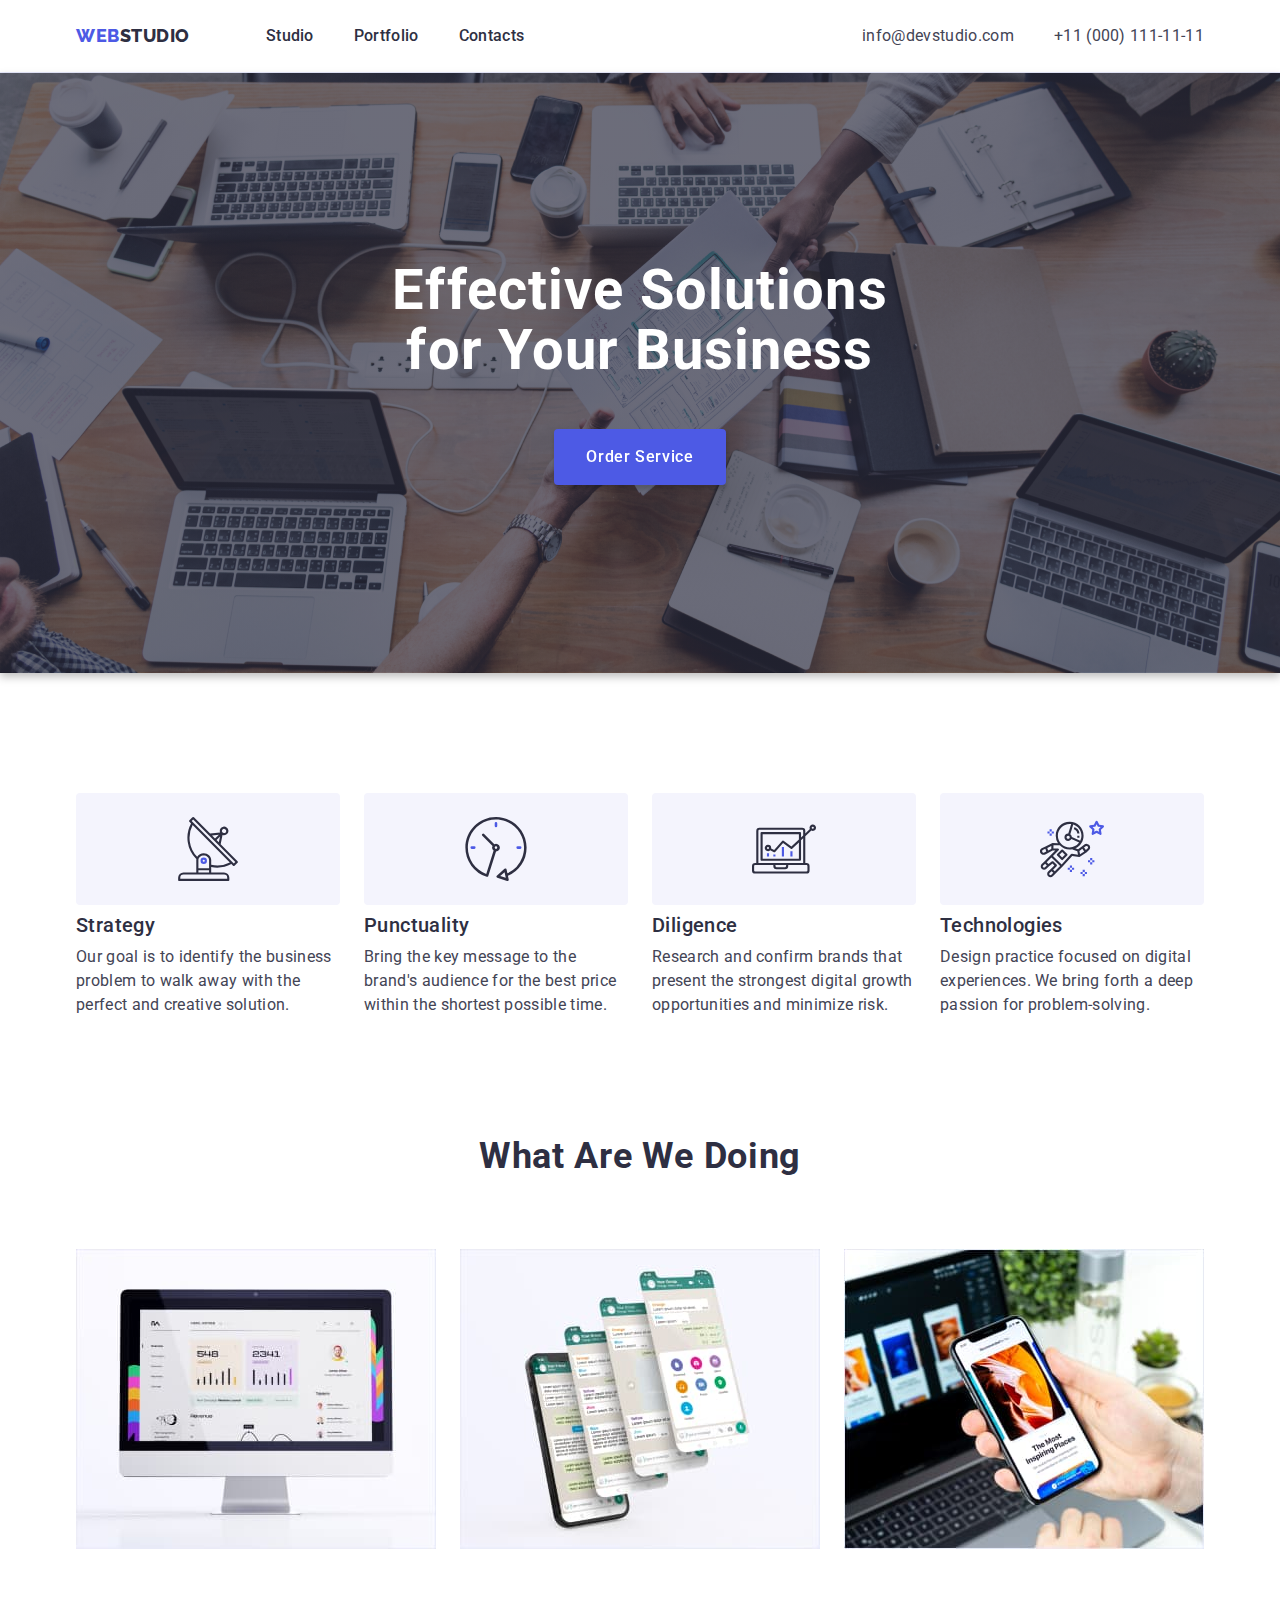
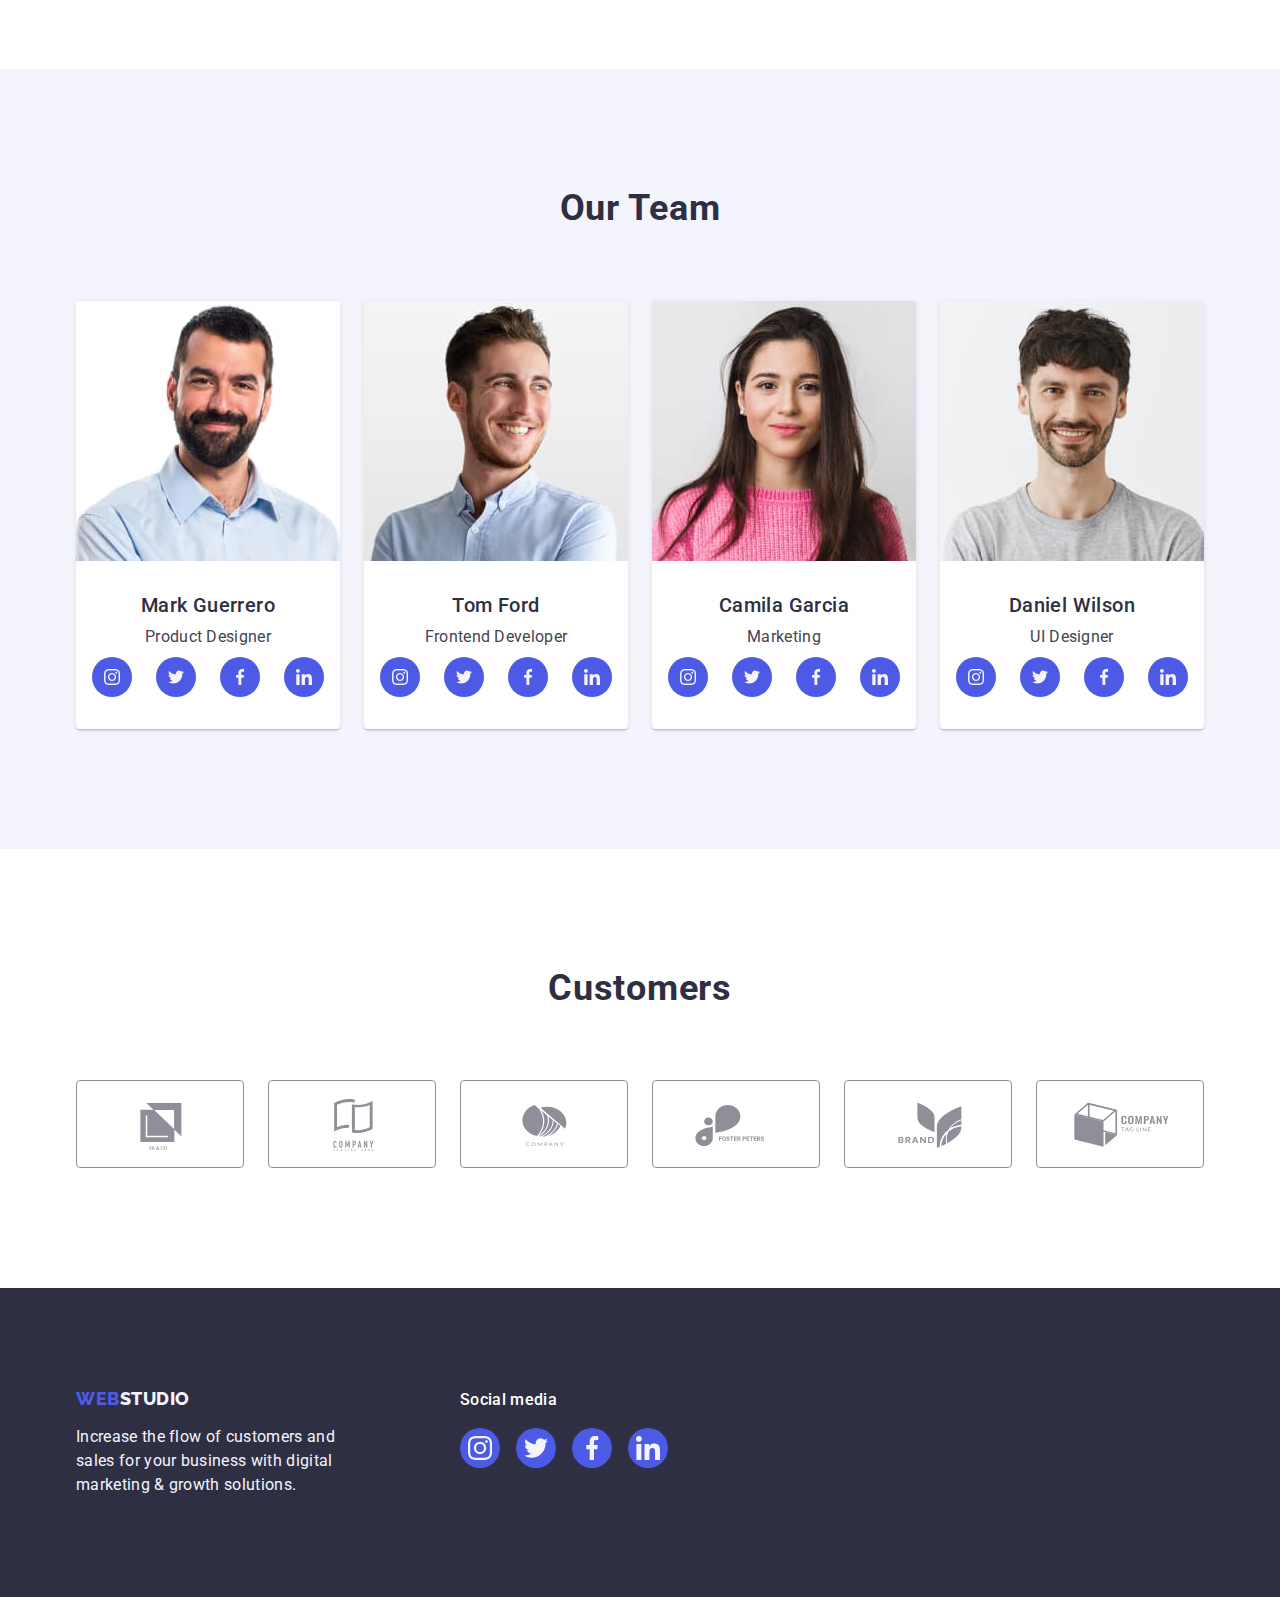
<file: index.html>
<!DOCTYPE html>
<html lang="en">
  <head>
    <meta charset="UTF-8" />
    <meta http-equiv="X-UA-Compatible" content="IE=edge" />
    <meta name="viewport" content="width=device-width, initial-scale=1.0" />
    <title>Webstudio</title>
    <link rel="preconnect" href="https://fonts.googleapis.com" />
    <link rel="preconnect" href="https://fonts.gstatic.com" crossorigin />
    <link
      href="https://fonts.googleapis.com/css2?family=Raleway:wght@800&family=Roboto:wght@400;500;700&display=swap"
      rel="stylesheet"
    />
    <link
      rel="stylesheet"
      href="https://cdnjs.cloudflare.com/ajax/libs/modern-normalize/0.6.0/modern-normalize.min.css"
    />
    <link rel="stylesheet" href="./css/styles.css" />
  </head>
  <body>
    <!-- Header section -->
    <header class="header-border">
      <div class="header-conteiner container">
        <nav class="naw">
          <a href="./index.html" class="logo link"
            >Web<span class="naw-logo link">Studio</span></a
          >
          <ul class="naw-list list">
            <li class="naw-item">
              <a href="./index.html" class="naw-link link">Studio</a>
            </li>
            <li class="naw-item">
              <a href="./portfolio.html" class="naw-link link">Portfolio</a>
            </li>
            <li class="naw-item">
              <a href="" class="naw-link link">Contacts</a>
            </li>
          </ul>
        </nav>
        <address class="address">
          <ul class="address-list list">
            <li>
              <a href="mailto:info@devstudio.com" class="address-link link"
                >info@devstudio.com</a
              >
            </li>
            <li>
              <a href="tel:+110001111111" class="address-link link"
                >+11 (000) 111-11-11</a
              >
            </li>
          </ul>
        </address>
      </div>
    </header>
    <main>
      <!-- hero section -->
      <section class="hero">
        <div class="hero-conteiner container">
          <h1 class="hero-header">Effective Solutions for Your Business</h1>
          <button type="button" class="hero-btn">Order Service</button>
        </div>
      </section>

      <!-- first section -->
      <section class="first-conteiner">
        <div class="container">
          <h2 class="header-two visually-hidden">ouwer princep</h2>
          <ul class="first-section-list list">
            <li class="first-sec-item">
              <div class="icon-area">
                <svg class="" width="64" height="64">
                  <use href="./images/icons.svg#icon-antenna"></use>
                </svg>
              </div>
              <h3 class="header-trird">Strategy</h3>
              <p class="text-in-section">
                Our goal is to identify the business problem to walk away with
                the perfect and creative solution.
              </p>
            </li>
            <li class="first-sec-item">
              <div class="icon-area">
                <svg class="" width="64" height="64">
                  <use href="./images/icons.svg#icon-clock"></use>
                </svg>
              </div>
              <h3 class="header-trird">Punctuality</h3>
              <p class="text-in-section">
                Bring the key message to the brand's audience for the best price
                within the shortest possible time.
              </p>
            </li>
            <li class="first-sec-item">
              <div class="icon-area">
                <svg class="" width="64" height="64">
                  <use href="./images/icons.svg#icon-diagram"></use>
                </svg>
              </div>
              <h3 class="header-trird">Diligence</h3>
              <p class="text-in-section">
                Research and confirm brands that present the strongest digital
                growth opportunities and minimize risk.
              </p>
            </li>
            <li class="first-sec-item">
              <div class="icon-area">
                <svg class="" width="64" height="64">
                  <use href="./images/icons.svg#icon-astronaut"></use>
                </svg>
              </div>
              <h3 class="header-trird">Technologies</h3>
              <p class="text-in-section">
                Design practice focused on digital experiences. We bring forth a
                deep passion for problem-solving.
              </p>
            </li>
          </ul>
        </div>
      </section>

      <!-- second section -->
      <section class="second-cont">
        <div class="container">
          <h2 class="second-sect-title header-two">What are we doing</h2>
          <ul class="second-sect-list list">
            <li class="second-sect-item">
              <img
                src="./images/img_1.jpg"
                alt="desktop"
                width="360"
                height="300"
              />
            </li>
            <li class="second-sect-item">
              <img
                src="./images/img_2.jpg"
                alt="mobile"
                width="360"
                height="300"
              />
            </li>
            <li class="second-sect-item">
              <img
                src="./images/img_3.jpg"
                alt="laptop wish mobile"
                width="360"
                height="300"
              />
            </li>
          </ul>
        </div>
      </section>

      <!-- third section -->
      <section class="third-section">
        <div class="container">
          <h2 class="third-sect-title header-two">Our Team</h2>
          <ul class="third-sect-list list">
            <li class="team-item">
              <img
                src="./images/img_f1.jpg"
                alt="photo Mark"
                width="264"
                height="260"
              />
              <div class="third-sec-team-cont">
                <h3 class="name-staff header-trird">Mark Guerrero</h3>
                <p class="text-in-section">Product Designer</p>
                <ul class="social-list list">
                  <li class="social-item">
                    <a
                      class="social-media-link link"
                      href="https://instagram.com"
                      target="_blank"
                      rel="noopener noreferrer"
                      aria-label="instagram icon"
                      ><svg class="icon" width="16" height="16">
                        <use href="./images/icons.svg#icon-instagram"></use>
                      </svg>
                    </a>
                  </li>
                  <li class="social-item">
                    <a
                      class="social-media-link link"
                      href="https://twitter.com"
                      target="_blank"
                      rel="noopener noreferrer"
                      aria-label="twitter icon"
                      ><svg class="icon" width="16" height="16">
                        <use href="./images/icons.svg#icon-twitter"></use>
                      </svg>
                    </a>
                  </li>
                  <li class="social-item">
                    <a
                      class="social-media-link link"
                      href="https://facebook.com"
                      target="_blank"
                      rel="noopener noreferrer"
                      aria-label="facebook icon"
                      ><svg class="icon" width="16" height="16">
                        <use href="./images/icons.svg#icon-facebook"></use>
                      </svg>
                    </a>
                  </li>
                  <li class="social-item">
                    <a
                      class="social-media-link link"
                      href="https://www.linkedin.com "
                      target="_blank"
                      rel="noopener noreferrer"
                      aria-label="linkedin icon"
                      ><svg class="icon" width="16" height="16">
                        <use href="./images/icons.svg#icon-linkedin"></use>
                      </svg>
                    </a>
                  </li>
                </ul>
              </div>
            </li>
            <li class="team-item">
              <img
                src="./images/img_f2.jpg"
                alt="photo Tom"
                width="264"
                height="260"
              />
              <div class="third-sec-team-cont">
                <h3 class="name-staff header-trird">Tom Ford</h3>
                <p class="text-in-section">Frontend Developer</p>
                <ul class="social-list list">
                  <li class="social-item">
                    <a
                      class="social-media-link link"
                      href="https://instagram.com"
                      target="_blank"
                      rel="noopener noreferrer"
                      aria-label="instagram icon"
                      ><svg class="icon-team-sect icon" width="16" height="16">
                        <use href="./images/icons.svg#icon-instagram"></use>
                      </svg>
                    </a>
                  </li>
                  <li class="social-item">
                    <a
                      class="social-media-link link"
                      href="https://twitter.com"
                      target="_blank"
                      rel="noopener noreferrer"
                      aria-label="twitter icon"
                      ><svg class="icon-team-sect icon" width="16" height="16">
                        <use href="./images/icons.svg#icon-twitter"></use>
                      </svg>
                    </a>
                  </li>
                  <li class="social-item">
                    <a
                      class="social-media-link link"
                      href="https://facebook.com"
                      target="_blank"
                      rel="noopener noreferrer"
                      aria-label="facebook icon"
                      ><svg class="icon-team-sect icon" width="16" height="16">
                        <use href="./images/icons.svg#icon-facebook"></use>
                      </svg>
                    </a>
                  </li>
                  <li class="social-item">
                    <a
                      class="social-media-link link"
                      href="https://www.linkedin.com "
                      target="_blank"
                      rel="noopener noreferrer"
                      aria-label="linkedin icon"
                      ><svg class="icon-team-sect icon" width="16" height="16">
                        <use href="./images/icons.svg#icon-linkedin"></use>
                      </svg>
                    </a>
                  </li>
                </ul>
              </div>
            </li>
            <li class="team-item">
              <img
                src="./images/img_f3.jpg"
                alt="photo Camila"
                width="264"
                height="260"
              />
              <div class="third-sec-team-cont">
                <h3 class="name-staff header-trird">Camila Garcia</h3>
                <p class="text-in-section">Marketing</p>
                <ul class="social-list list">
                  <li class="social-item">
                    <a
                      class="social-media-link link"
                      href="https://instagram.com"
                      target="_blank"
                      rel="noopener noreferrer"
                      aria-label="instagram icon"
                      ><svg class="icon" width="16" height="16">
                        <use href="./images/icons.svg#icon-instagram"></use>
                      </svg>
                    </a>
                  </li>
                  <li class="social-item">
                    <a
                      class="social-media-link link"
                      href="https://twitter.com"
                      target="_blank"
                      rel="noopener noreferrer"
                      aria-label="twitter icon"
                      ><svg class="icon" width="16" height="16">
                        <use href="./images/icons.svg#icon-twitter"></use>
                      </svg>
                    </a>
                  </li>
                  <li class="social-item">
                    <a
                      class="social-media-link link"
                      href="https://facebook.com"
                      target="_blank"
                      rel="noopener noreferrer"
                      aria-label="facebook icon"
                      ><svg class="icon" width="16" height="16">
                        <use href="./images/icons.svg#icon-facebook"></use>
                      </svg>
                    </a>
                  </li>
                  <li class="social-item">
                    <a
                      class="social-media-link link"
                      href="https://www.linkedin.com "
                      target="_blank"
                      rel="noopener noreferrer"
                      aria-label="linkedin icon"
                      ><svg class="icon" width="16" height="16">
                        <use href="./images/icons.svg#icon-linkedin"></use>
                      </svg>
                    </a>
                  </li>
                </ul>
              </div>
            </li>
            <li class="team-item">
              <img
                src="./images/img_f4.jpg"
                alt="photo Daniel"
                width="264"
                height="260"
              />
              <div class="third-sec-team-cont">
                <h3 class="name-staff header-trird">Daniel Wilson</h3>
                <p class="text-in-section">UI Designer</p>
                <ul class="social-list list">
                  <li class="social-item">
                    <a
                      class="social-media-link link"
                      href="https://instagram.com"
                      target="_blank"
                      rel="noopener noreferrer"
                      aria-label="instagram icon"
                      ><svg class="icon" width="16" height="16">
                        <use href="./images/icons.svg#icon-instagram"></use>
                      </svg>
                    </a>
                  </li>
                  <li class="social-item">
                    <a
                      class="social-media-link link"
                      href="https://twitter.com"
                      target="_blank"
                      rel="noopener noreferrer"
                      aria-label="twitter icon"
                      ><svg class="icon" width="16" height="16">
                        <use href="./images/icons.svg#icon-twitter"></use>
                      </svg>
                    </a>
                  </li>
                  <li class="social-item">
                    <a
                      class="social-media-link link"
                      href="https://facebook.com"
                      target="_blank"
                      rel="noopener noreferrer"
                      aria-label="facebook icon"
                      ><svg class="icon" width="16" height="16">
                        <use href="./images/icons.svg#icon-facebook"></use>
                      </svg>
                    </a>
                  </li>
                  <li class="social-item">
                    <a
                      class="social-media-link link"
                      href="https://www.linkedin.com "
                      target="_blank"
                      rel="noopener noreferrer"
                      aria-label="linkedin icon"
                      ><svg class="icon" width="16" height="16">
                        <use href="./images/icons.svg#icon-linkedin"></use>
                      </svg>
                    </a>
                  </li>
                </ul>
              </div>
            </li>
          </ul>
        </div>
      </section>

      <!-- fourth section -->
      <section class="fourth-section">
        <div class="container">
          <h2 class="fourth-sect-title header-two">Customers</h2>
          <ul class="fourth-sect-list list">
            <li class="customers-item">
              <a class="fourth-sect-link link" href=""
                ><svg class="icon" width="104" height="56">
                  <use href="./images/icons.svg#icon-company1"></use>
                </svg>
              </a>
            </li>
            <li class="customers-item">
              <a class="fourth-sect-link link" href=""
                ><svg class="icon" width="104" height="56">
                  <use href="./images/icons.svg#icon-company2"></use>
                </svg>
              </a>
            </li>
            <li class="customers-item">
              <a class="fourth-sect-link link" href=""
                ><svg class="icon" width="104" height="56">
                  <use href="./images/icons.svg#icon-company3"></use>
                </svg>
              </a>
            </li>
            <li class="customers-item">
              <a class="fourth-sect-link link" href=""
                ><svg class="icon" width="104" height="56">
                  <use href="./images/icons.svg#icon-company4"></use>
                </svg>
              </a>
            </li>
            <li class="customers-item">
              <a class="fourth-sect-link link" href=""
                ><svg class="icon" width="104" height="56">
                  <use href="./images/icons.svg#icon-company5"></use>
                </svg>
              </a>
            </li>
            <li class="customers-item">
              <a class="fourth-sect-link link" href=""
                ><svg class="icon" width="104" height="56">
                  <use href="./images/icons.svg#icon-company6"></use>
                </svg>
              </a>
            </li>
          </ul>
        </div>
      </section>
    </main>

    <!-- Footer section -->
    <footer class="footer">
      <div class="footer-cont container">
        <div class="ft-text-wraper">
          <a href="./index.html" class="ft-logo foot-logo link"
            >Web<span class="footer-logo link">Studio</span></a
          >
          <p class="footer-text">
            Increase the flow of customers and sales for your business with
            digital marketing & growth solutions.
          </p>
        </div>
        <div>
          <p class="footer-title">Social media</p>
          <ul class="footer-social-madia-list list">
            <li class="foot-social-item">
              <a
                class="foot-social-media-link link"
                href="https://instagram.com"
                target="_blank"
                rel="noopener noreferrer"
                aria-label="instagram icon"
                ><svg class="icon" width="24" height="24">
                  <use href="./images/icons.svg#icon-instagram"></use>
                </svg>
              </a>
            </li>
            <li class="foot-social-item">
              <a
                class="foot-social-media-link link"
                href="https://twitter.com"
                target="_blank"
                rel="noopener noreferrer"
                aria-label="twitter icon"
                ><svg class="icon" width="24" height="24">
                  <use href="./images/icons.svg#icon-twitter"></use>
                </svg>
              </a>
            </li>
            <li class="foot-social-item">
              <a
                class="foot-social-media-link link"
                href="https://facebook.com"
                target="_blank"
                rel="noopener noreferrer"
                aria-label="facebook icon"
                ><svg class="icon" width="24" height="24">
                  <use href="./images/icons.svg#icon-facebook"></use>
                </svg>
              </a>
            </li>
            <li class="foot-social-item">
              <a
                class="foot-social-media-link link"
                href="https://www.linkedin.com "
                target="_blank"
                rel="noopener noreferrer"
                aria-label="linkedin icon"
                ><svg class="icon" width="24" height="24">
                  <use href="./images/icons.svg#icon-linkedin"></use>
                </svg>
              </a>
            </li>
          </ul>
        </div>
      </div>
    </footer>
  </body>
</html>
</file>
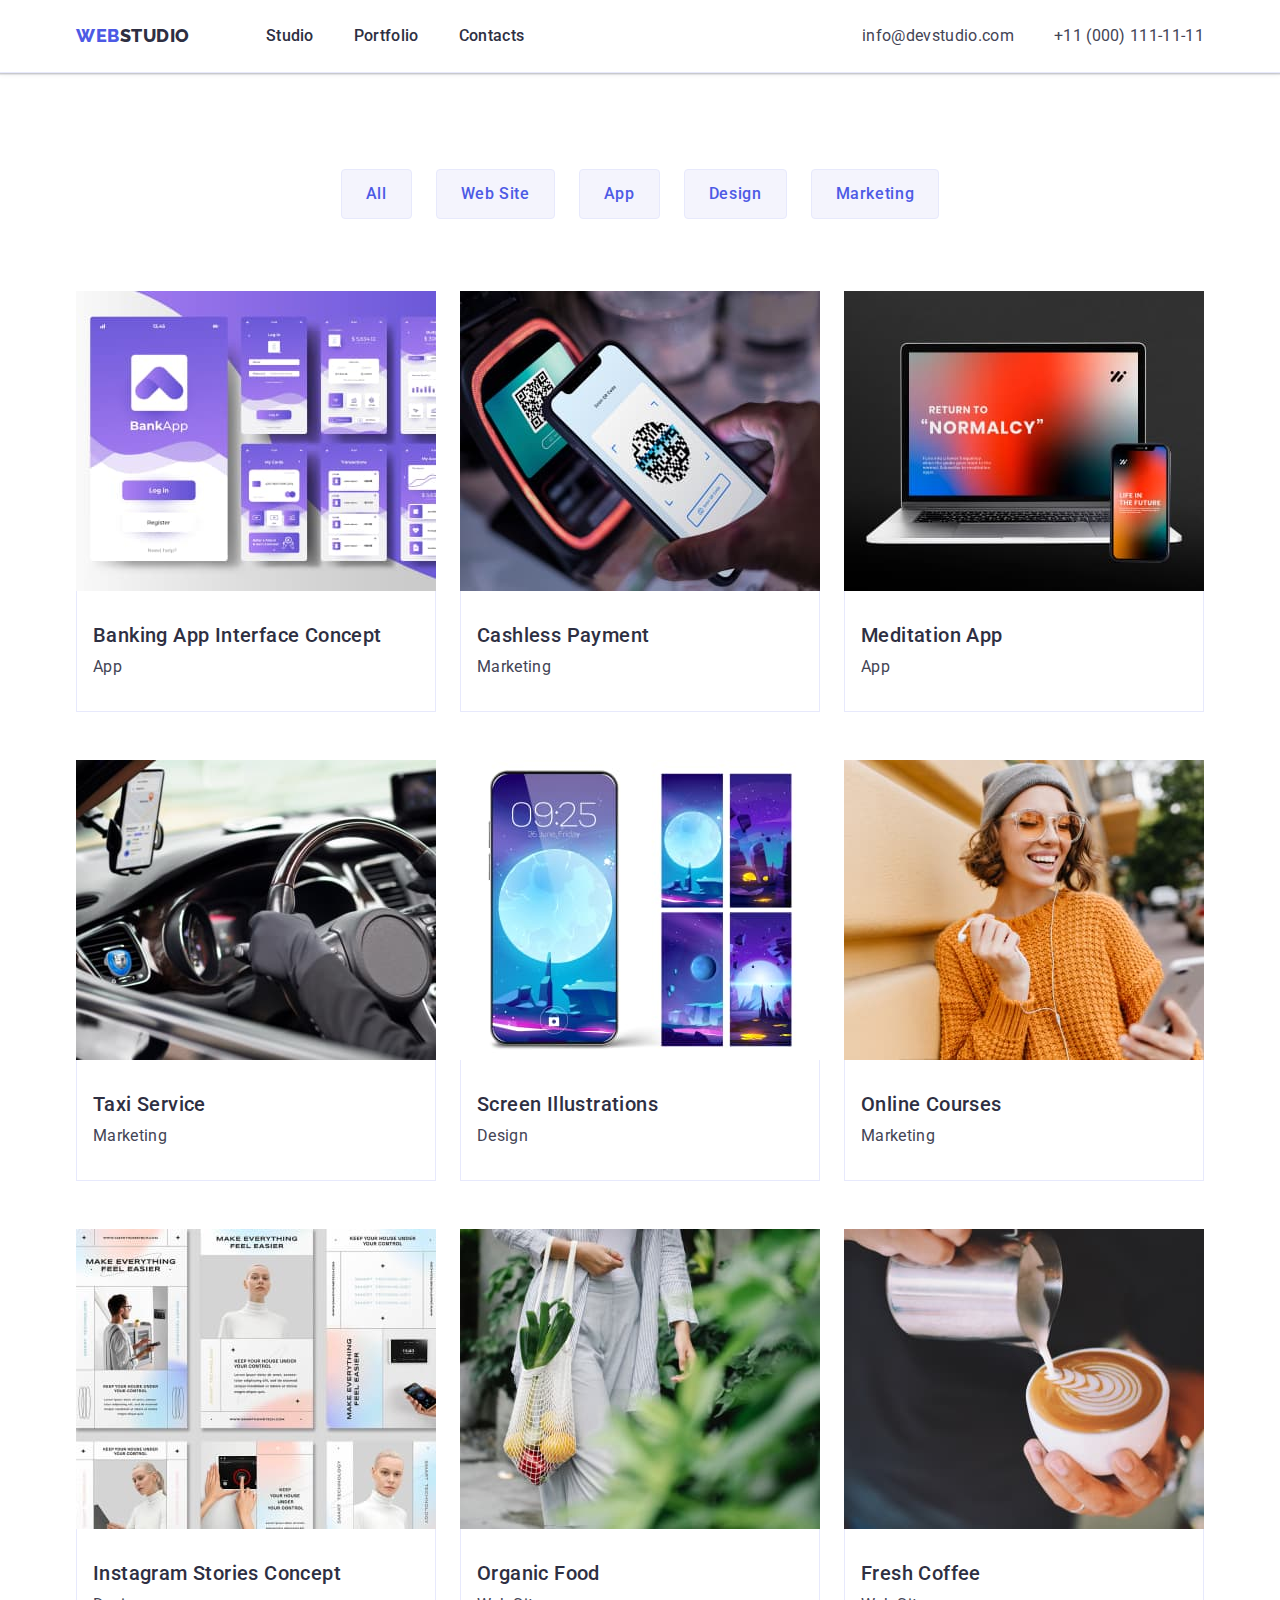
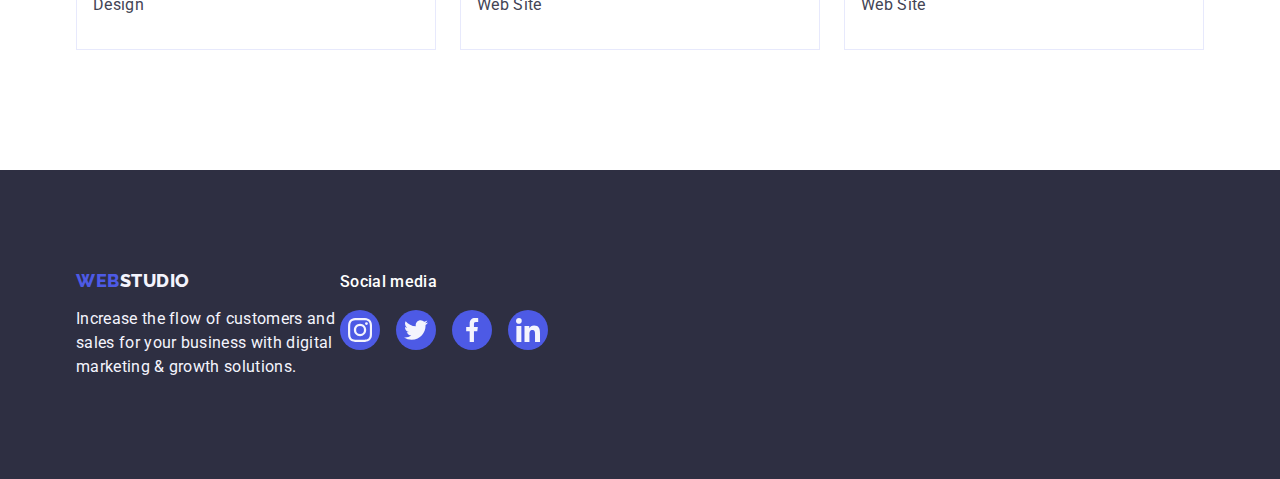
<file: portfolio.html>
<!DOCTYPE html>
<html lang="en">
  <head>
    <meta charset="UTF-8" />
    <meta http-equiv="X-UA-Compatible" content="IE=edge" />
    <meta name="viewport" content="width=device-width, initial-scale=1.0" />
    <title>Portfolio</title>
    <link rel="preconnect" href="https://fonts.googleapis.com" />
    <link rel="preconnect" href="https://fonts.gstatic.com" crossorigin />
    <link
      href="https://fonts.googleapis.com/css2?family=Raleway:wght@800&family=Roboto:wght@400;500;700&display=swap"
      rel="stylesheet"
    />
    <link
      rel="stylesheet"
      href="https://cdnjs.cloudflare.com/ajax/libs/modern-normalize/0.6.0/modern-normalize.min.css"
    />
    <link rel="stylesheet" href="./css/styles.css" />
  </head>
  <body>
    <!-- Header section -->
    <header class="header-border">
      <div class="header-conteiner container">
        <nav class="naw">
          <a href="./index.html" class="logo link"
            >Web<span class="naw-logo link">Studio</span></a
          >
          <ul class="naw-list list">
            <li class="naw-item">
              <a href="./index.html" class="naw-link link">Studio</a>
            </li>
            <li class="naw-item">
              <a href="./portfolio.html" class="naw-link link">Portfolio</a>
            </li>
            <li class="naw-item">
              <a href="" class="naw-link link">Contacts</a>
            </li>
          </ul>
        </nav>
        <address class="address">
          <ul class="address-list list">
            <li>
              <a href="mailto:info@devstudio.com" class="address-link link"
                >info@devstudio.com</a
              >
            </li>
            <li>
              <a href="tel:+110001111111" class="address-link link"
                >+11 (000) 111-11-11</a
              >
            </li>
          </ul>
        </address>
      </div>
    </header>
    <main>
      <!-- filter section -->
      <section class="filrt-sect">
        <div class="container">
          <h1 class="visually-hidden">Portfolio</h1>
          <ul class="filtr-btn-list list">
            <li><button type="button" class="portfolio-btn">All</button></li>
            <li>
              <button type="button" class="portfolio-btn">Web Site</button>
            </li>
            <li><button type="button" class="portfolio-btn">App</button></li>
            <li><button type="button" class="portfolio-btn">Design</button></li>
            <li>
              <button type="button" class="portfolio-btn">Marketing</button>
            </li>
          </ul>
          <ul class="product-list list">
            <li class="product-list-item">
              <a href="" class="product-link link">
                <img
                  src="./images/img1.jpg"
                  alt="photo banking app"
                  width="360"
                  height="300"
                  class="portfolio-pict"
                />
                <div class="products-box">
                  <h2 class="portfolio-header-second">
                    Banking App Interface Concept
                  </h2>
                  <p class="portfolio-options">App</p>
                </div>
              </a>
            </li>
            <li class="product-list-item">
              <a href="" class="product-link link">
                <img
                  src="./images/img2.jpg"
                  alt="photo cashless payment"
                  width="360"
                  height="300"
                  class="portfolio-pict"
                />
                <div class="products-box">
                  <h2 class="portfolio-header-second">Cashless Payment</h2>
                  <p class="portfolio-options">Marketing</p>
                </div>
              </a>
            </li>
            <li class="product-list-item">
              <a href="" class="product-link link">
                <img
                  src="./images/img3.jpg"
                  alt="photo meditaion app"
                  width="360"
                  height="300"
                  class="portfolio-pict"
                />
                <div class="products-box">
                  <h2 class="portfolio-header-second">Meditation App</h2>
                  <p class="portfolio-options">App</p>
                </div>
              </a>
            </li>
            <li class="product-list-item">
              <a href="" class="product-link link">
                <img
                  src="./images/img4.jpg"
                  alt="photo taxi service"
                  width="360"
                  height="300"
                  class="portfolio-pict"
                />
                <div class="products-box">
                  <h2 class="portfolio-header-second">Taxi Service</h2>
                  <p class="portfolio-options">Marketing</p>
                </div>
              </a>
            </li>
            <li class="product-list-item">
              <a href="" class="product-link link">
                <img
                  src="./images/img5.jpg"
                  alt="photo screen illustrations"
                  width="360"
                  height="300"
                  class="portfolio-pict"
                />
                <div class="products-box">
                  <h2 class="portfolio-header-second">Screen Illustrations</h2>
                  <p class="portfolio-options">Design</p>
                </div>
              </a>
            </li>
            <li class="product-list-item">
              <a href="" class="product-link link">
                <img
                  src="./images/img6.jpg"
                  alt="photo courses"
                  width="360"
                  height="300"
                  class="portfolio-pict"
                />
                <div class="products-box">
                  <h2 class="portfolio-header-second">Online Courses</h2>
                  <p class="portfolio-options">Marketing</p>
                </div>
              </a>
            </li>
            <li class="product-list-item">
              <a href="" class="product-link link">
                <img
                  src="./images/img7.jpg"
                  alt="photo instagram concept"
                  width="360"
                  height="300"
                  class="portfolio-pict"
                />
                <div class="products-box">
                  <h2 class="portfolio-header-second">
                    Instagram Stories Concept
                  </h2>
                  <p class="portfolio-options">Design</p>
                </div>
              </a>
            </li>
            <li class="product-list-item">
              <a href="" class="product-link link">
                <img
                  src="./images/img8.jpg"
                  alt="photo organic food"
                  width="360"
                  height="300"
                  class="portfolio-pict"
                />
                <div class="products-box">
                  <h2 class="portfolio-header-second">Organic Food</h2>
                  <p class="portfolio-options">Web Site</p>
                </div>
              </a>
            </li>
            <li class="product-list-item">
              <a href="" class="product-link link">
                <img
                  src="./images/img9.jpg"
                  alt="photo coffee"
                  width="360"
                  height="300"
                  class="portfolio-pict"
                />
                <div class="products-box">
                  <h2 class="portfolio-header-second">Fresh Coffee</h2>
                  <p class="portfolio-options">Web Site</p>
                </div>
              </a>
            </li>
          </ul>
        </div>
      </section>
    </main>

    <!-- Footer section -->
    <footer class="footer">
      <div class="footer-cont container">
        <div>
          <a href="./index.html" class="ft-logo foot-logo link"
            >Web<span class="footer-logo link">Studio</span></a
          >
          <p class="footer-text">
            Increase the flow of customers and sales for your business with
            digital marketing & growth solutions.
          </p>
        </div>
        <div>
          <p class="footer-title">Social media</p>
          <ul class="footer-social-madia-list list">
            <li class="foot-social-item">
              <a
                class="foot-social-media-link link"
                href="https://instagram.com"
                target="_blank"
                rel="noopener noreferrer"
                aria-label="instagram icon"
                ><svg class="icon" width="24" height="24">
                  <use href="./images/icons.svg#icon-instagram"></use>
                </svg>
              </a>
            </li>
            <li class="foot-social-item">
              <a
                class="foot-social-media-link link"
                href="https://twitter.com"
                target="_blank"
                rel="noopener noreferrer"
                aria-label="twitter icon"
                ><svg class="icon" width="24" height="24">
                  <use href="./images/icons.svg#icon-twitter"></use>
                </svg>
              </a>
            </li>
            <li class="foot-social-item">
              <a
                class="foot-social-media-link link"
                href="https://facebook.com"
                target="_blank"
                rel="noopener noreferrer"
                aria-label="facebook icon"
                ><svg class="icon" width="24" height="24">
                  <use href="./images/icons.svg#icon-facebook"></use>
                </svg>
              </a>
            </li>
            <li class="foot-social-item">
              <a
                class="foot-social-media-link link"
                href="https://www.linkedin.com "
                target="_blank"
                rel="noopener noreferrer"
                aria-label="linkedin icon"
                ><svg class="icon" width="24" height="24">
                  <use href="./images/icons.svg#icon-linkedin"></use>
                </svg>
              </a>
            </li>
          </ul>
        </div>
      </div>
    </footer>
  </body>
</html>
</file>
<file: css/styles.css>
*,
*::before,
*::after {
  box-sizing: border-box;
}

:root {
  --color-iris: #4d5ae5;
  --color-ocean: #404bbf;
  --color-navy-blue: #2e2f42;
  --color-green: #31d0aa;
  --color-slate: #434455;
  --color-light-slate: #8e8f99;
  --color-cornflower: #e7e9fc;
  --color-cloud: #f4f4fd;
  --color-navy-blue-modal: #2e2f42;
  --color-grey: #2e2f42;
  --color-white: #ffffff;
  --color-dairy: #fcfcfc;
}

/*#region reset*/
h1,
h2,
h3,
h4,
h5,
h6,
p {
  margin: 0;
}

ul {
  margin: 0;
  padding: 0;
  list-style: none;
}
img {
  display: block;
}
/*#endregion reset*/
body {
  font-family: Roboto, sans-serif;
  font-size: 16px;
  background-color: #ffffff;
  color: var(--color-slate);
  margin: 0;
}
.link {
  text-decoration: none;
}
.list {
  list-style: none;
}
/**
  |============================
  | Header section
  |============================
*/
.header-border {
  border-bottom: 1px solid var(--color-cornflower);
  box-shadow: 0px 2px 1px rgba(46, 47, 66, 0.08),
    0px 1px 1px rgba(46, 47, 66, 0.16), 0px 1px 6px rgba(46, 47, 66, 0.08);
}

.container {
  padding: 0 15px;
  width: 1158px;
  margin: 0 auto;
}

.header-conteiner {
  display: flex;
  align-items: center;
}
.naw {
  display: flex;
  align-items: center;
}
.naw-list {
  display: flex;
  gap: 40px;
}
.logo,
.ft-logo {
  font-family: Raleway, sans-serif;
  font-weight: 800;
  font-size: 18px;
  line-height: 1.17;
  letter-spacing: 0.03em;
  text-transform: uppercase;
  color: var(--color-iris);
  margin-right: 76px;
  display: block;
  padding: 24px 0;
}
.naw-logo {
  color: var(--color-navy-blue);
}

.naw-link {
  font-weight: 500;
  line-height: 1.5;
  letter-spacing: 0.02em;
  color: var(--color-navy-blue);
  display: block;
  padding: 24px 0;
}
.naw-link:hover,
.naw-link:focus {
  color: var(--color-ocean);
}
.address {
  font-style: normal;
  margin-left: auto;
}

.address-list {
  display: flex;
  gap: 40px;
}
.address-link {
  line-height: 1.5;
  letter-spacing: 0.02em;
  color: var(--color-slate);
  display: block;
  padding: 24px 0;
}
.address-link:hover,
.address-link:focus {
  color: var(--color-ocean);
}
/**
  |============================
  | Hero section
  |============================
*/
.hero {
  max-width: 1440px;
  background-color: var(--color-navy-blue);
  padding: 188px 0;
  background-image: linear-gradient(
      rgba(46, 47, 66, 0.7),
      rgba(46, 47, 66, 0.7)
    ),
    url(../images/main/people-office.jpg);
  background-repeat: no-repeat;
  background-position: center;
  background-size: cover;
  margin-left: auto;
  margin-right: auto;
  filter: drop-shadow(0px 4px 4px rgba(0, 0, 0, 0.25));
}
.hero-conteiner {
}
.hero-header {
  font-weight: 700;
  font-size: 56px;
  line-height: 1.07;
  text-align: center;
  letter-spacing: 0.02em;
  color: var(--color-white);
  max-width: 496px;
  margin: 0 auto 48px auto;
}
.hero-btn {
  display: block;
  font-family: inherit;
  cursor: pointer;
  font-weight: 500;
  font-size: 16px;
  line-height: 1.5;
  letter-spacing: 0.04em;
  background-color: var(--color-iris);
  color: var(--color-white);
  margin: 0 auto;
  border: 0px;
  box-shadow: 0px 4px 4px rgba(0, 0, 0, 0.15);
  border-radius: 4px;
  min-width: 169px;
  padding: 16px 32px;
}
.hero-btn:hover,
.hero-btn:focus {
  background-color: var(--color-ocean);
}

/**
  |============================
  |Main sections
  |============================
*/
.first-conteiner {
  padding: 120px 0;
}
.first-section-list {
  display: flex;
  gap: 24px;
}
.first-sec-item {
  min-width: 264px;
}
.visually-hidden {
  position: absolute;
  width: 1px;
  height: 1px;
  margin: -1px;
  border: 0;
  padding: 0;

  white-space: nowrap;
  clip-path: inset(100%);
  clip: rect(0 0 0 0);
  overflow: hidden;
}
.header-two {
  font-weight: 700;
  font-size: 36px;
  line-height: 1.11;
  text-align: center;
  letter-spacing: 0.02em;
  text-transform: capitalize;
  color: var(--color-navy-blue);
}
.icon-area {
  width: 264px;
  height: 112px;
  background-color: var(--color-cloud);
  border-radius: 4px;
  display: flex;
  align-items: center;
  justify-content: center;
  margin-bottom: 8px;
}
.second-cont {
  padding-bottom: 120px;
}
.second-sect-title {
  margin-bottom: 72px;
}
.second-sect-list {
  display: flex;
  gap: 24px;
  margin: 0;
  padding: 0;
}
.header-trird,
.portfolio-header-second {
  font-weight: 500;
  font-size: 20px;
  line-height: 1.2;
  letter-spacing: 0.02em;
  color: var(--color-navy-blue);
  margin-bottom: 8px;
}
.text-in-section,
.portfolio-options {
  letter-spacing: 0.02em;
  line-height: 1.5;
  color: var(--color-slate);
}
.third-section {
  background-color: var(--color-cloud);
  padding: 120px 0;
}

.third-sect-title {
  margin-bottom: 72px;
}
.third-sect-list {
  display: flex;
  gap: 24px;
}
.third-sec-team-cont {
  padding: 32px 0;
  text-align: center;
}
.team-item {
  
  background-color: var(--color-white);
  box-shadow: 0px 1px 6px rgba(46, 47, 66, 0.08),
    0px 1px 1px rgba(46, 47, 66, 0.16), 0px 2px 1px rgba(46, 47, 66, 0.08);
  border-radius: 0px 0px 4px 4px;
}
.name-staff {
  margin-bottom: 8px;
}
.social-list {
  display: flex;
  gap: 24px;
  margin-top: 8px;
  justify-content: center;
}
.social-item {
  width: 40px;
  height: 40px;
}
.social-media-link {
  display: flex;
  justify-content: center;
  align-items: center;
  width: 100%;
  height: 100%;
  border-radius: 50%;
  background-color: var(--color-iris);
  color: var(--color-cloud);
}
.social-media-link:hover,
.social-media-link:focus {
  background-color: var(--color-ocean);
}
.icon-team-sect {
  fill: var(--color-cloud);
}

/**
  |============================
  | fourth-section
  |============================
*/
.fourth-section {
  padding: 120px 0;
}
.fourth-sect-title {
  margin-bottom: 72px;
  line-height: 1.1;
}
.fourth-sect-list {
  display: flex;
  gap: 24px;
}
.fourth-sect-link {
  display: flex;
  justify-content: center;
  align-items: center;
  width: 168px;
  height: 88px;
  border: 1px solid var(--color-light-slate);
  border-radius: 4px;
  color: var(--color-light-slate);
}
.fourth-sect-link:hover,
.fourth-sect-link:focus {
  color: var(--color-ocean);
  border-color: var(--color-ocean);
}

/**
  |============================
  | footer section
  |============================
*/
.footer {
  background-color: var(--color-navy-blue);
  padding: 100px 0;
}
.footer-cont {
  display: flex;
  align-items: baseline;
}
.ft-text-wraper {
  margin-right: 120px;
}
.footer-title {
  font-weight: 500;
  line-height: 1.5;
  letter-spacing: 0.02em;
  color: var(--color-white);
  margin-bottom: 16px;
}

.foot-logo {
  display: inline-block;
  margin-bottom: 16px;
  padding: 0;
}
.footer-logo {
  font-family: "Raleway", sans-serif;
  font-style: normal;
  font-weight: 800;
  font-size: 18px;
  line-height: 1.17;
  letter-spacing: 0.03em;
  text-transform: uppercase;
  color: var(--color-cloud);
}
.footer-text {
  line-height: 1.5;
  letter-spacing: 0.02em;
  color: var(--color-cloud);
  max-width: 264px;
}
.footer-social-madia-list {
  display: flex;
  gap: 16px;
}
.foot-social-media-link {
  width: 40px;
  height: 40px;
  border-radius: 50%;
  display: flex;
  justify-content: center;
  align-items: center;
  background-color: var(--color-iris);
  color: var(--color-cloud);
}
.foot-social-media-link:hover,
.foot-social-media-link:focus {
  background-color: var(--color-green);
}
/**
  |============================
  | Portfolio
  |============================
*/
.filrt-sect {
  padding-top: 96px;
  padding-bottom: 120px;
}
.filtr-btn-list {
  display: flex;
  gap: 24px;
  justify-content: center;
  margin-bottom: 72px;
}
.product-list {
  display: flex;
  flex-wrap: wrap;
  gap: 48px;
  column-gap: 24px;
}
.portfolio-btn {
  font-family: inherit;
  font-size: 16px;
  line-height: 1.5;
  cursor: pointer;
  font-weight: 500;
  letter-spacing: 0.04em;
  color: var(--color-iris);
  background-color: var(--color-cloud);
  border: 1px solid var(--color-cornflower);
  border-radius: 4px;
  padding: 12px 24px;
}
.portfolio-btn:hover,
.portfolio-btn:focus {
  background-color: var(--color-ocean);
  border: 1px solid transparent;
  color: var(--color-white);
  box-shadow: 0px 3px 1px rgba(0, 0, 0, 0.1), 0px 2px 1px rgba(0, 0, 0, 0.08),
    0px 2px 2px rgba(0, 0, 0, 0.12);
}
.products-box {
  border-bottom: 1px solid var(--color-cornflower);
  border-left: 1px solid var(--color-cornflower);
  border-right: 1px solid var(--color-cornflower);
  padding: 32px 16px;
}
.portfolio-pict {
  display: block;
}
.product-link {
  display: block;
}
.product-link:hover,
.product-link:focus {
  box-shadow: 0px 1px 6px rgba(46, 47, 66, 0.08),
    0px 1px 1px rgba(46, 47, 66, 0.16), 0px 2px 1px rgba(46, 47, 66, 0.08);
}
.icon {
  fill: currentColor;
}
</file>
